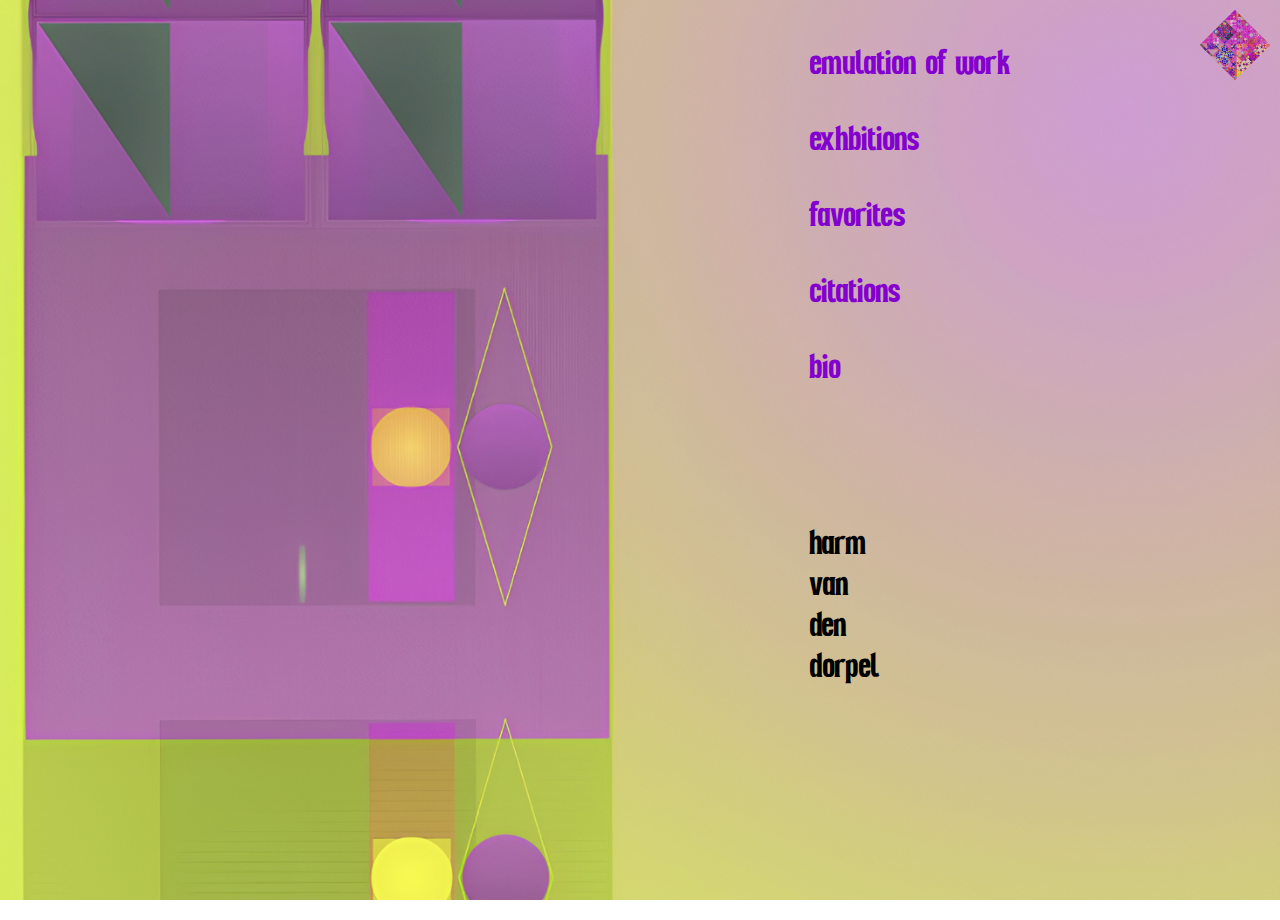
<file: index.html>
<!DOCTYPE html>
<html lang="en">
<head>
    <meta charset="UTF-8">
    <meta name="viewport" content="width=device-width, initial-scale=1.0">
    <title>harm van den dorpel</title>
    <link rel="stylesheet" href="styles.css">
    <style>
        body {
            font-family: Lischalte;
            font-size: 35px;
            padding: 10px;
            background-image: url(images/intro\ background.png);
            background-size: cover;
            background-position: center;
            background-attachment: fixed;
        }

        @font-face {
    font-family: 'Lischalte';
    src: url(fonts/Lischalte.ttf) format('truetype');
    font-weight: normal;
    font-style: normal;
}
        
        a {
            text-decoration: none;
            color: #8300cf;
            transition: all 0.3s ease;
        }

        a:hover {
            color: #b70092;
            transform: scale(1.15);
            font-weight: bold;
            text-decoration: underline;
        }
        .nav-image {
            position: fixed;
            top: 20px;
            right: 20px;
            width: 50px;
            height: 50px;
            cursor: pointer;
            z-index: 1000;
            transition: all 0.3s ease;
        }

        .nav-image:hover {
            transform: scale(1.1);
            opacity: 0.8;
        }

        .nav-image img {
            width: 100%;
            height: 100%;
            object-fit: cover;
            border-radius: 0px;
            transform: rotate(45deg);
        }
        @media (max-width: 430px) {
    body {
        padding: 0;
        display: flex;
        flex-direction: column;
        align-items: center;
        justify-content: space-between;
        background-size: cover;
        background-position: center;
        text-align: center;
        height: 100vh;
    }

    /* Navigation links block stacked at top center */
    .right-section {
        position: relative;
        padding: 40px 0 0 0;
        margin: 0;
        display: flex;
        flex-direction: column;
        align-items: center;
        justify-content: flex-start;
        font-size: 22px;
        line-height: 1.4;
    }

    .right-section p {
        margin: 6px 0;
    }

    /* Bottom name stays aligned bottom-right visually */
    .bottom-right-text {
        position: absolute;
        bottom: 30px;
        right: 30px;
        text-align: right;
    }

    .artist-name {
        font-size: 26px;
        line-height: 1.2;
        color: #8300cf;
    }

    /* Navigation image repositioned smaller in corner */
    .nav-image {
        position: absolute;
        top: 20px;
        right: 20px;
        width: 40px;
        height: 40px;
    }

    .nav-image img {
        transform: rotate(45deg);
    }

    /* Keep background image visible and centered */
    body::before {
        content: "";
        position: absolute;
        top: 0;
        left: 0;
        width: 100%;
        height: 50%;
        background-image: url(images/intro\ background.png);
        background-size: cover;
        background-position: center;
        opacity: 0.9;
        z-index: -1;
    }
}
    </style>
</head>
<body style="padding-left: 810px">
    <div class="right-section">
    <p><a href="emulation.html">emulation of work</a></p>
    <p><a href="exhibition.html">exhbitions</a></p>
    <p><a href="favorites.html">favorites</a></p>
    <p><a href="citations.html">citations</a></p>
    <p><a href="bio.html">bio</a></p>
    </div>
        <a href="index.html" class="nav-image">
        <img src="images/pink nav.webp">
    </a>
    <div class="bottom-right-text" style="padding-top: 100px;">
                <div class="artist-name">harm</div>
                <div class="artist-name">van</div>
                <div class="artist-name">den</div>
                <div class="artist-name">dorpel</div>
            </div>
</body>
</html>
</file>
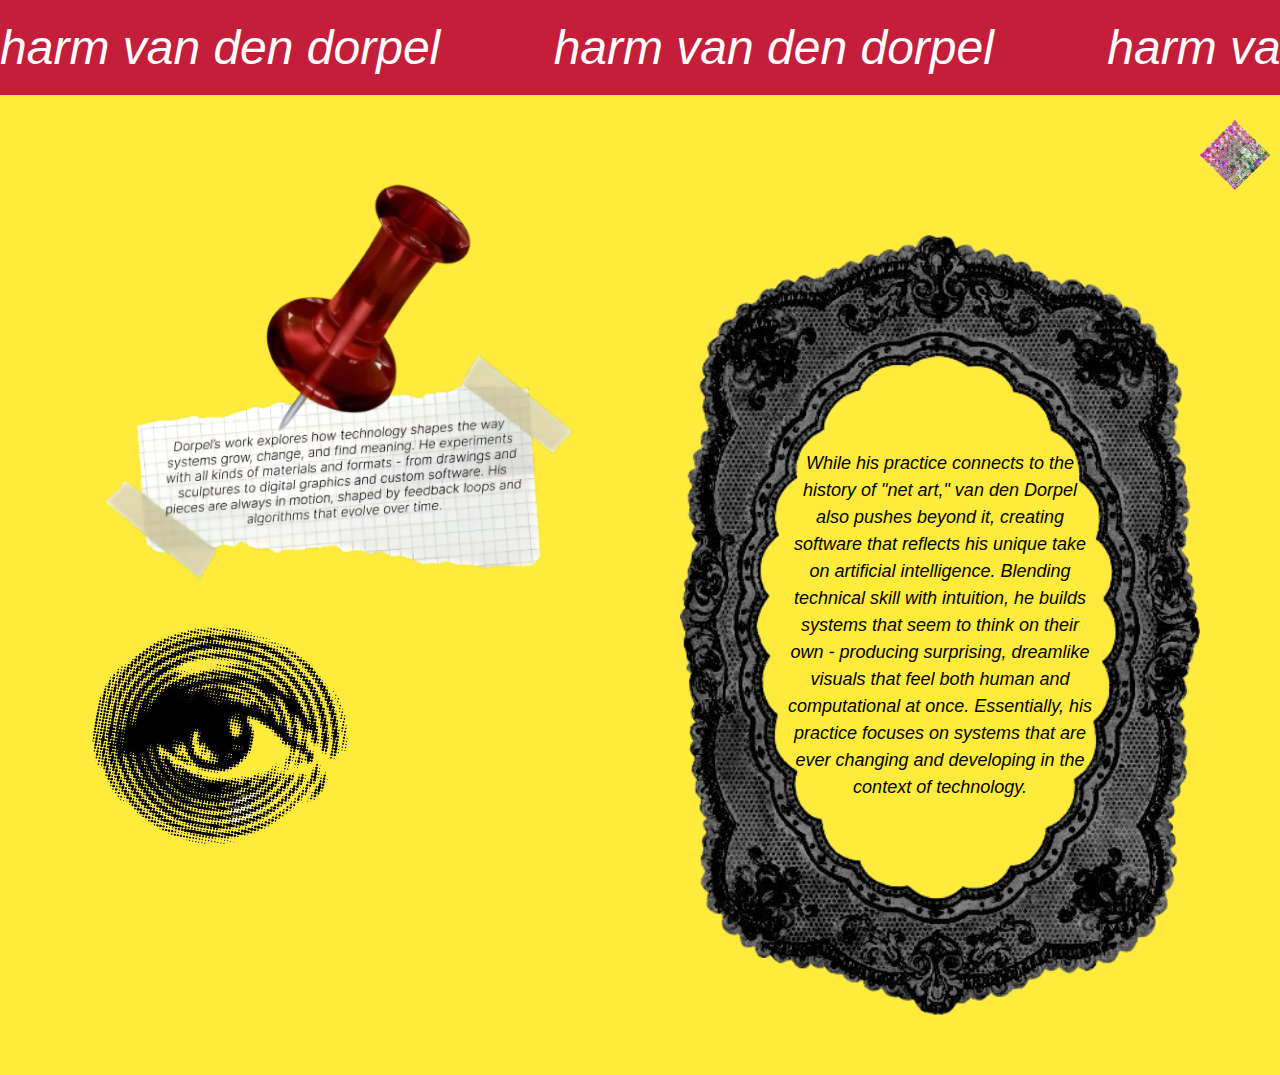
<file: bio 2.html>
<!DOCTYPE html>
<html lang="en">
<head>
    <meta charset="UTF-8">
    <meta name="viewport" content="width=device-width, initial-scale=1.0">
    <title>bio continued</title>
    <style>
        * {
            margin: 0;
            padding: 0;
            box-sizing: border-box;
        }

        body {
            background: #FFEB3B;
            font-family: Arial, sans-serif;
            overflow-x: hidden;
        }
 .nav-image {
            position: fixed;
            top: 130px;
            right: 20px;
            width: 50px;
            height: 50px;
            cursor: pointer;
            z-index: 1000;
            transition: all 0.3s ease;
        }
        
        .nav-image:hover {
            transform: scale(1.1);
            opacity: 0.8;
        }
        
        .nav-image img {
            width: 100%;
            height: 100%;
            object-fit: cover;
            border-radius: 0px;
            transform: rotate(45deg);
        }

        /* Animated scrolling banner */
        .banner {
            background: #C41E3A;
            color: white;
            font-size: 48px;
            font-style: italic;
            padding: 20px 0;
            white-space: nowrap;
            overflow: hidden;
            position: relative;
        }

        .banner-content {
            display: inline-block;
            animation: scroll 20s linear infinite;
        }

        @keyframes scroll {
            0% {
                transform: translateX(0);
            }
            100% {
                transform: translateX(-50%);
            }
        }

        .banner-text {
            display: inline-block;
            padding-right: 100px;
        }

        /* Main content area */
        .content {
            padding: 60px 80px;
            display: flex;
            gap: 80px;
            align-items: flex-start;
            min-height: calc(100vh - 120px);
        }

        /* Left side - TV/Monitor image with text */
        .left-section {
            flex: 1;
            position: relative;
            margin-top: 0%;
        }

        .tv-container {
            position: relative;
            width: 100%;
            top: 100%;
            max-width: 800px;
            max-height: 400px;
        }

        .tv-container img {
            width: 100%;
            height: auto;
            display: block;
        }

        .tv-text {
            position: absolute;
            top: 80%;
            left: 55%;
            transform: translate(-50%, -50%);
            width: 65%;
            text-align: center;
            font-size: 20px;
            font-family: 'Franklin Gothic Medium', 'Arial Narrow', Arial, sans-serif;
            line-height: 1.5;
            color: #000;
            font-style: italic;
            padding: 20px;
        }

        /* Right side - Frame and eye images */
        .right-section {
            flex: 1;
            display: flex;
            flex-direction: column;
            gap: 40px;
            padding-top: 80px;
        }

        .frame-container {
            position: relative;
            width: 100%;
            max-width: 600px;
        }

        .frame-container img {
            width: 100%;
            height: auto;
            display: block;
        }

        .frame-text {
            position: absolute;
            top: 50%;
            left: 50%;
            transform: translate(-50%, -50%);
            width: 70%;
            text-align: center;
            font-size: 18px;
            line-height: 1.5;
            color: #000;
            font-style: italic;
            font-family: 'Franklin Gothic Medium', 'Arial Narrow', Arial, sans-serif;
            padding: 30px;
        }

        .eye-container {
            width: 280px;
            align-self: center;
            margin-right: 80px;
            text-align: center;
        }

        .eye-container img {
            width: 100%;
            height: auto;
            display: block;
            right: 400%;
        }
        @media (max-width: 430px) {
    .content {
        flex-direction: column;
        align-items: center;
        justify-content: center;
        padding: 40px 20px;
        gap: 40px;
    }

    .left-section, 
    .right-section {
        width: 100%;
        max-width: 100%;
        display: flex;
        flex-direction: column;
        align-items: center;
        text-align: center;
    }

    .tv-container,
    .frame-container,
    .eye-container {
        max-width: 90%;
        margin: 0 auto;
    }

    .tv-text, 
    .frame-text {
        position: static;
        transform: none;
        width: 100%;
        padding: 15px;
        font-size: 16px;
    }

    .eye-container {
        margin-top: 20px;
        margin-right: 0;
        width: 180px;
    }

    .nav-image {
        position: fixed;
        top: 20px;
        right: 20px;
        width: 40px;
        height: 40px;
    }

    .banner {
        font-size: 28px;
        padding: 15px 0;
    }

    body {
        text-align: center;
    }
}
    </style>
</head>
<body>
    <!-- Animated scrolling banner -->
    <div class="banner">
        <div class="banner-content">
            <span class="banner-text">harm van den dorpel</span>
            <span class="banner-text">harm van den dorpel</span>
            <span class="banner-text">harm van den dorpel</span>
            <span class="banner-text">harm van den dorpel</span>
            <span class="banner-text">harm van den dorpel</span>
            <span class="banner-text">harm van den dorpel</span>
            <span class="banner-text">harm van den dorpel</span>
            <span class="banner-text">harm van den dorpel</span>
        </div>
    </div>

    <!-- Main content -->
    <div class="content">
        <!-- Left section with TV/Monitor -->
        <div class="left-section">
            <div class="tv-container">
                <img src="images/for bio 2.png">
                 <div class="eye-container">
                <img src="images/eye.png" alt="Eye Graphic">
            </div>
            </div>
        </div>

        <!-- Right section with frame and eye -->
        <div class="right-section">
            <div class="frame-container">
                <img src="images/black lace border.png" alt="Decorative Frame">
                <div class="frame-text">
                    While his practice connects to the history of "net art," van den Dorpel also pushes beyond it, creating software that reflects his unique take on artificial intelligence. Blending technical skill with intuition, he builds systems that seem to think on their own - producing surprising, dreamlike visuals that feel both human and computational at once. Essentially, his practice focuses on systems that are ever changing and developing in the context of technology.
                </div>
            </div>

        </div>
    </div>
     <a href="index.html" class="nav-image">
        <img src="images/multi nav.jpg" alt="Navigation">
    </a>
</body>
</html>
</file>
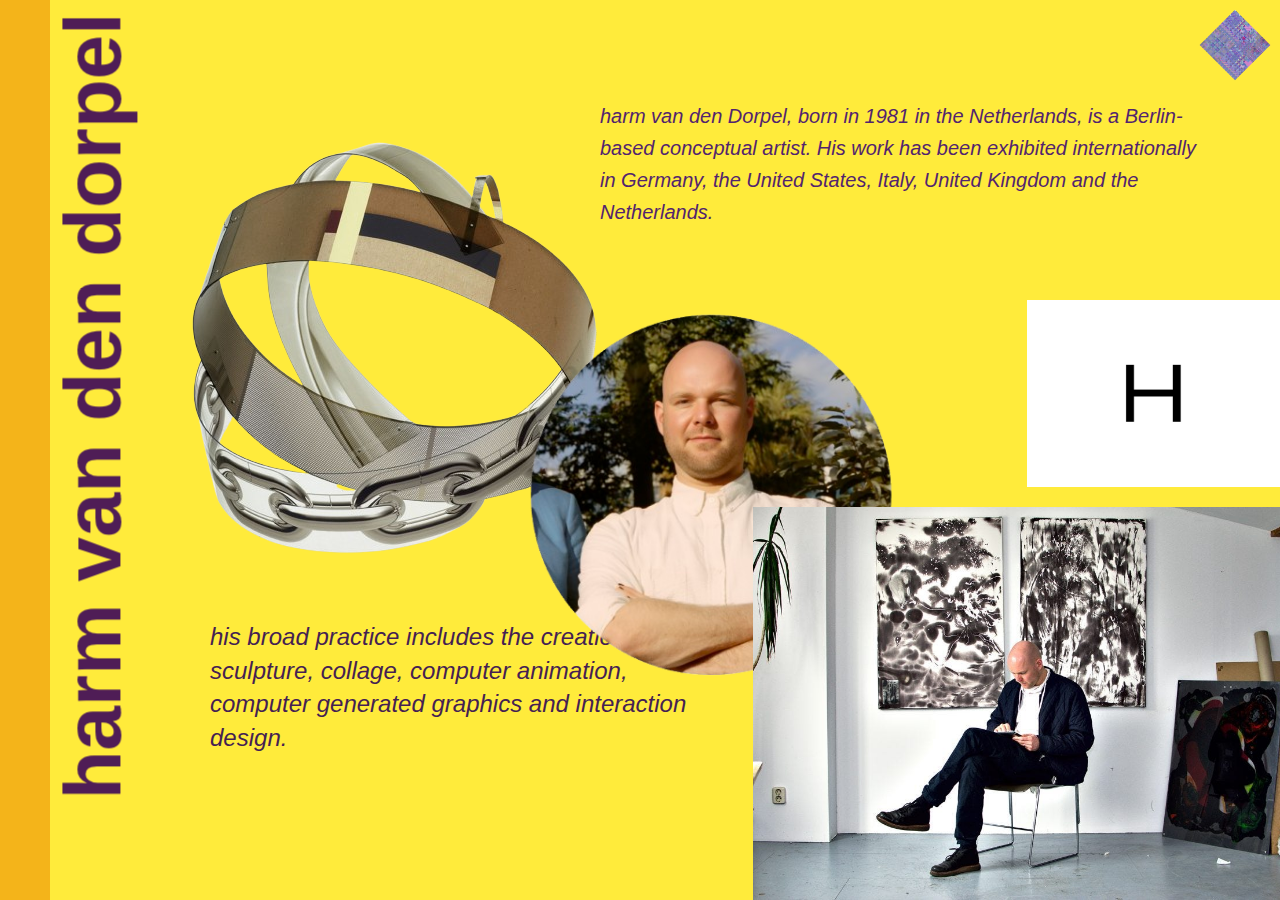
<file: bio.html>
<!DOCTYPE html>
<html lang="en">
<head>
    <meta charset="UTF-8">
    <meta name="viewport" content="width=device-width, initial-scale=1.0">
    <title>bio</title>
    <style>
        * {
            margin: 0;
            padding: 0;
            box-sizing: border-box;
        }

        body {
            background: linear-gradient(to right, #f4b41a 0%, #f4b41a 50px, #ffeb3b 50px, #ffeb3b 100%);
            font-family: Arial, sans-serif;
            min-height: 100vh;
            overflow-x: hidden;
        }

        .container {
            position: relative;
            min-height: 100vh;
            padding: 40px;
        }

        /* Rotated title on the left */
        .side-title {
            position: fixed;
            left: -300px;
            top: 40%;
            transform: rotate(-90deg);
            transform-origin: center;
            font-size: 80px;
            font-weight: bold;
            color: #4f1d56;
            white-space: nowrap;
            z-index: 10;
        }

        /* Top left image and text container */
        .top-left-section {
            position: absolute;
            top: 100px;
            left: 140px;
            width: 250px;
        }

        .top-left-image {
            width: 500px;
            height: auto;
            display: block;
            margin-bottom: 20px;
        }
           .top-left-image:hover {
            transform: scale(1.05);
            filter: drop-shadow(0 0 15px rgba(255, 255, 255, 0.8))
                    drop-shadow(0 0 25px rgba(255, 255, 255, 0.6));
        }

        .top-left-text {
            font-size: 24px;
            line-height: 1.4;
            color: #451f52;
            font-style: italic;
            width: 500px;
            margin-left: 70px;
        }

        .top-right-section {
            position: absolute;
            top: 100px;
            font-size: 50px;
            right: 80px;
            max-width: 600px;
            display: flex;
            align-items: flex-start;
            gap: 30px;
        }

        .top-right-text {
            font-size: 20px;
            line-height: 1.6;
            color: #52246e;
            font-style: italic;
            flex: 1;
        }


        /* Center and right image grid area */
        .image-grid {
            position: absolute;
            top: 300px;
            left: 50%;
            transform: translateX(-20%);
            width: 800px;
            height: 600px;
            display: grid;
            grid-template-columns: repeat(3, 1fr);
            grid-template-rows: repeat(3, 1fr);
            gap: 20px;
        }

        .image-container {
            position: relative;
            overflow: hidden;
        }

        .image-container img {
            width: 100%;
            height: 100%;
            object-fit: cover;
        }

        /* Specific positioning for layered effect */
        .image-large {
            grid-column: 1 / 3;
            grid-row: 1 / 3;
            z-index: 1;
        }

        .image-medium-1 {
            grid-column: 2 / 4;
            grid-row: 2 / 4;
            z-index: 2;
        }

        .image-small-1 {
            grid-column: 3 / 4;
            grid-row: 1 / 2;
            z-index: 3;
        }

        .image-small-2 {
            grid-column: 1 / 2;
            grid-row: 3 / 4;
            z-index: 3;
        }


        .placeholder {
            width: auto;
            height: auto;
            display: flex;
            align-items: center;
            justify-content: center;
            color: #999;
            font-size: 14px;
        }
          .nav-image {
            position: fixed;
            top: 20px;
            right: 20px;
            width: 50px;
            height: 50px;
            cursor: pointer;
            z-index: 1000;
            transition: all 0.3s ease;
        }

        .nav-image:hover {
            transform: scale(1.1);
            opacity: 0.8;
        }

        .nav-image img {
            width: 100%;
            height: 100%;
            object-fit: cover;
            border-radius: 0px;
            transform: rotate(45deg);
        }
        @media (max-width: 768px) {
            body {
                background: linear-gradient(to bottom, #f4b41a 0%, #f4b41a 60px, #ffeb3b 60px, #ffeb3b 100%);
            }

            .container {
                padding: 20px;
                display: flex;
                flex-direction: column;
                align-items: center;
            }

            /* Hide side title on mobile or reposition */
            .side-title {
                position: static;
                transform: none;
                font-size: 36px;
                text-align: center;
                margin-bottom: 30px;
                margin-top: 60px;
                left: 0;
                top: 0;
            }

            /* Stack top left section */
            .top-left-section {
                position: static;
                width: 100%;
                max-width: 400px;
                margin-bottom: 40px;
                display: flex;
                flex-direction: column;
                align-items: center;
            }

            .top-left-link {
                width: 100%;
                display: flex;
                justify-content: center;
            }

            .top-left-image {
                width: 100%;
                max-width: 350px;
                margin-bottom: 20px;
            }

            .top-left-text {
                font-size: 18px;
                width: 100%;
                margin-left: 0;
                text-align: center;
                padding: 0 20px;
            }

            /* Stack top right section */
            .top-right-section {
                position: static;
                width: 100%;
                max-width: 400px;
                margin-bottom: 40px;
                right: 0;
            }

            .top-right-text {
                font-size: 18px;
                text-align: center;
                padding: 0 20px;
            }

            /* Reorganize image grid for mobile */
            .image-grid {
                position: static;
                transform: none;
                width: 100%;
                max-width: 400px;
                height: auto;
                display: flex;
                flex-direction: column;
                gap: 20px;
                left: 0;
                top: 0;
                margin-bottom: 60px;
            }

            .image-container {
                width: 100%;
                height: 300px;
                grid-column: auto;
                grid-row: auto;
            }

            .image-large,
            .image-medium-1,
            .image-small-1,
            .image-small-2 {
                grid-column: auto;
                grid-row: auto;
            }

            .image-container:hover {
                transform: scale(1.05);
            }

            /* Adjust nav image for mobile */
            .nav-image {
                width: 40px;
                height: 40px;
                top: 15px;
                right: 15px;
            }
        }
    </style>
</head>
<body>
    <div class="container">
        <!-- Rotated side title -->
        <div class="side-title">harm van den dorpel</div>

        <!-- Top left section -->
        <div class="top-left-section">
           <a href="bio 2.html" class="top-left-link">
    <img src="images/chain circle.png" alt="Top Left" class="top-left-image">
            </a>
            <div class="top-left-text">
                his broad practice includes the creation of sculpture, collage, computer animation, computer generated graphics and interaction design.
            </div>
        </div>

        <!-- Top right section -->
        <div class="top-right-section">
            <div class="top-right-text">
                harm van den Dorpel, born in 1981 in the Netherlands, is a Berlin-based conceptual artist. His work has been exhibited internationally in Germany, the United States, Italy, United Kingdom and the Netherlands.
            </div>
        </div>

        <!-- Image grid for center/right images -->
        <div class="image-grid">
            <div class="image-container image-large">
                <img src="images/harm circle pic.png">
            </div>
            <div class="image-container image-medium-1">
                <img src="images/in the studio.jpg">
            </div>
            <div class="image-container image-small-1">
                <img src="images/h.png">
            </div>
        </div>

  <a href="index.html" class="nav-image">
        <img src="images/purple nav.jpg">
    </a>
</body>
</html>
</file>
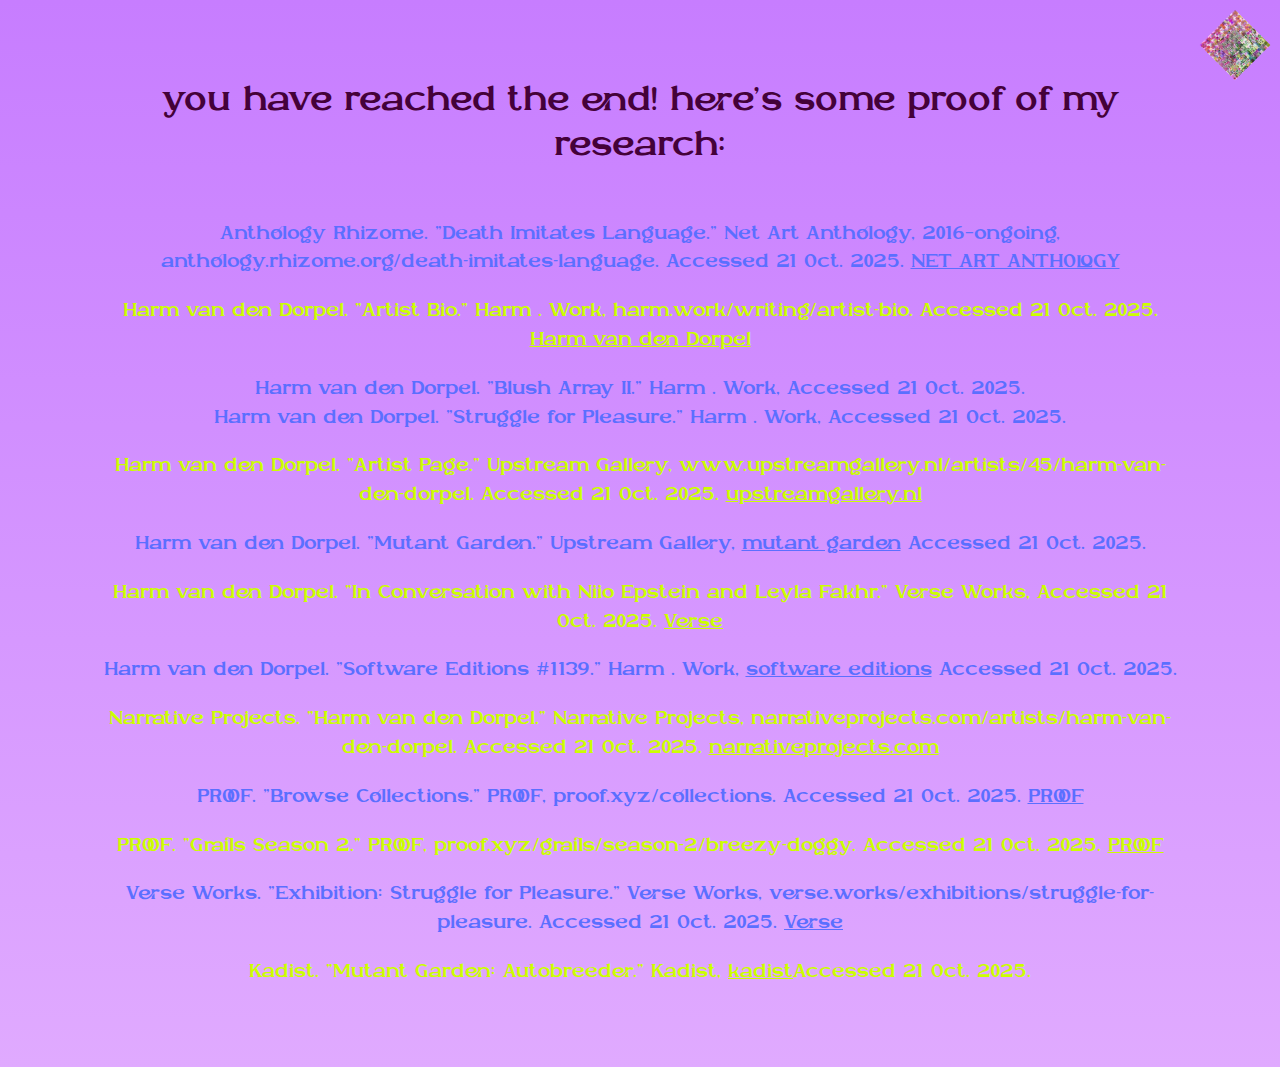
<file: citations.html>
<!DOCTYPE html>
<html lang="en">
<head>
    <meta charset="UTF-8">
    <meta name="viewport" content="width=device-width, initial-scale=1.0">
    <title>mla citations</title>
    <style>
        * {
            margin: 0;
            padding: 0;
            box-sizing: border-box;
        }

        body {
            background: linear-gradient(to bottom, #C77DFF 0%, #E0AAFF 100%);
            min-height: 100vh;
            font-family: Reilova;
            padding: 80px 100px;
            position: relative;
            display: flex;
            justify-content: center;
            align-items: center;
        }

        @font-face {
    font-family: 'Reilova';
    src: url(fonts/Reilova.ttf) format('truetype');
    font-weight: normal;
    font-style: normal;
}
          .nav-image {
            position: fixed;
            top: 20px;
            right: 20px;
            width: 50px;
            height: 50px;
            cursor: pointer;
            z-index: 1000;
            transition: all 0.3s ease;
        }
        
        .nav-image:hover {
            transform: scale(1.1);
            opacity: 0.8;
        }
        
        .nav-image img {
            width: 100%;
            height: 100%;
            object-fit: cover;
            border-radius: 0px;
            transform: rotate(45deg);
        }


        .decorative-element {
            position: absolute;
            top: 100px;
            right: 150px;
            width: 80px;
            height: 80px;
        }

        .decorative-element img {
            width: 100%;
            height: 100%;
            object-fit: contain;
            opacity: 0.9;
        }

        .content {
            max-width: 1200px;
            margin: 0 auto;
            text-align: center;
        }

        .title {
            font-size: 32px;
            font-weight: normal;
            color: #440139;
            margin-bottom: 50px;
            line-height: 1.4;
        }

        .citations {
            display: flex;
            flex-direction: column;
            gap: 20px;
        }

        .citation {
            font-size: 18px;
            line-height: 1.6;
            text-align: center;
            transition: all 0.2s ease;
            cursor: default;
        }

        .citation:hover {
            transform: scale(1.05);
            filter: drop-shadow(0 0 15px rgba(255, 255, 255, 0.8))
                    drop-shadow(0 0 25px rgba(255, 255, 255, 0.6));
        }

        .citation a {
            color: inherit;
            text-decoration: underline;
        }

        /* Alternating colors - blue and yellow/green */
        .citation:nth-child(odd) {
            color: #5B6FFF;
        }

        .citation:nth-child(even) {
            color: #CCFF00;
        }
    </style>
</head>
<body>
    <div class="content">
        <h1 class="title" style="font-family: Reilova;">you have reached the end! here's some proof of my research:</h1>

        <div class="citations">
            <p class="citation">Anthology Rhizome. "Death Imitates Language." Net Art Anthology, 2016–ongoing, anthology.rhizome.org/death-imitates-language. Accessed 21 Oct. 2025. <a href="https://anthology.rhizome.org/death-imitates-language?utm_source=chatgpt.com">NET ART ANTHOLOGY</a></p>

            <p class="citation">Harm van den Dorpel. "Artist Bio." Harm . Work, harm.work/writing/artist-bio. Accessed 21 Oct. 2025. <a href="https://harm.work/writing/artist-bio">Harm van den Dorpel</a></p>

            <p class="citation">Harm van den Dorpel. "Blush Array II." Harm . Work, <a href="https://harm.work/nft/struggle-for-pleasure/1191407332."></a> Accessed 21 Oct. 2025.<br>
            Harm van den Dorpel. "Struggle for Pleasure." Harm . Work, Accessed 21 Oct. 2025.</p>

            <p class="citation">Harm van den Dorpel. "Artist Page." Upstream Gallery, www.upstreamgallery.nl/artists/45/harm-van-den-dorpel. Accessed 21 Oct. 2025. <a href="https://www.upstreamgallery.nl/artists/45/harm-van-den-dorpel">upstreamgallery.nl</a></p>

            <p class="citation">Harm van den Dorpel. "Mutant Garden." Upstream Gallery, <a href="https://www.upstreamgallery.nl/exhibitions/198/mutant-garden">mutant garden</a> Accessed 21 Oct. 2025.</p>

            <p class="citation">Harm van den Dorpel. "In Conversation with Niio Epstein and Leyla Fakhr." Verse Works, Accessed 21 Oct. 2025. <a href="https://verse.works/journal/twitter-spaces-harm-van-den-dorpel-in-conversation-with-nico-epstein-and-leyla-fakhr?utm_source=chatgpt.com">Verse</a></p>

            <p class="citation">Harm van den Dorpel. "Software Editions #1139." Harm . Work, <a href="https://www.upstreamgallery.nl/exhibitions/264/quantizer">software editions</a> Accessed 21 Oct. 2025.</p>

            <p class="citation">Narrative Projects. "Harm van den Dorpel." Narrative Projects, narrativeprojects.com/artists/harm-van-den-dorpel. Accessed 21 Oct. 2025. <a href="https://narrativeprojects.com/artists/harm-van-den-dorpel/?utm_source=chatgpt.com">narrativeprojects.com</a></p>

            <p class="citation">PROOF. "Browse Collections." PROOF, proof.xyz/collections. Accessed 21 Oct. 2025. <a href="https://www.proof.xyz/collections">PROOF</a></p>

            <p class="citation">PROOF. "Grails Season 2." PROOF, proof.xyz/grails/season-2/breezy-doggy. Accessed 21 Oct. 2025. <a href="https://www.proof.xyz/grails/season-2?utm_source=chatgpt.com">PROOF</a></p>

            <p class="citation">Verse Works. "Exhibition: Struggle for Pleasure." Verse Works, verse.works/exhibitions/struggle-for-pleasure. Accessed 21 Oct. 2025. <a href="https://verse.works/exhibitions/struggle-for-pleasure?utm_source=chatgpt.com">Verse</a></p>

            <p class="citation">Kadist. "Mutant Garden: Autobreeder." Kadist, <a href="https://kadist.org/work/mutant-garden-autobreeder/">kadist</a>Accessed 21 Oct. 2025.</p>
        </div>
    </div>
     <a href="index.html" class="nav-image">
        <img src="images/multi nav.jpg" alt="Navigation">
    </a>
</body>
</html>
</file>
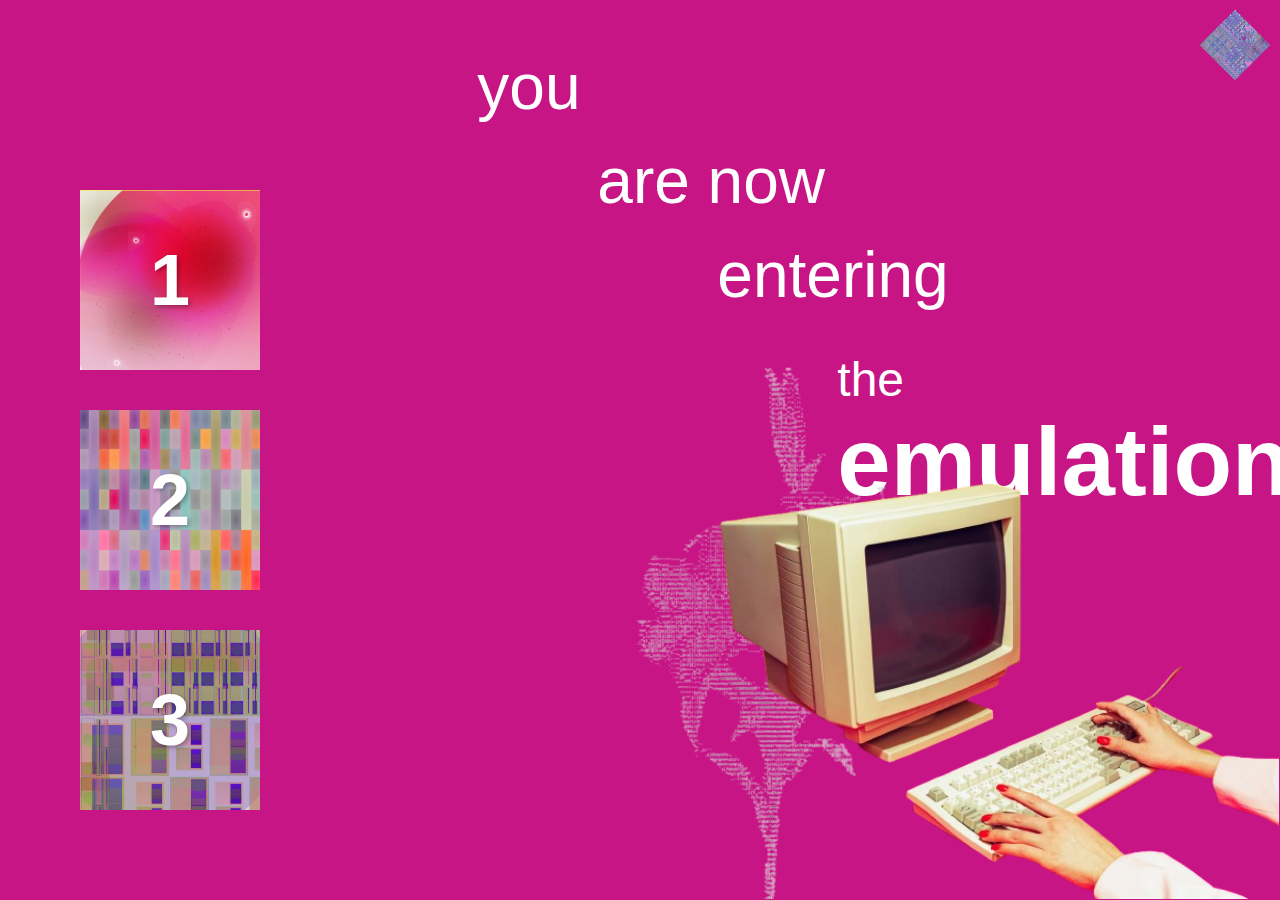
<file: emulation page 2.html>
<!DOCTYPE html>
<html lang="en">
<head>
    <meta charset="UTF-8">
    <meta name="viewport" content="width=device-width, initial-scale=1.0">
    <title>enter the emulation</title>
    <style>
        * {
            margin: 0;
            padding: 0;
            box-sizing: border-box;
        }

        body {
            background-color: #C71585;
            font-family: Arial, sans-serif;
            min-height: 100vh;
            overflow-x: hidden;
            position: relative;
        }

        /* Top right decorative image */
        .top-right-image {
            position: absolute;
            top: 40px;
            right: 80px;
            width: 120px;
            height: 120px;
            transform: rotate(15deg);
        }

        .top-right-image img {
            width: 100%;
            height: 100%;
            object-fit: cover;
        }

        /* Left side numbered boxes */
        .numbered-boxes {
            position: absolute;
            left: 80px;
            top: 40px;
            display: flex;
            flex-direction: column;
            gap: 40px;
        }

        .box {
            width: 180px;
            height: 180px;
            position: relative;
            cursor: pointer;
            transition: transform 0.3s ease;
        }

        .box:hover {
            transform: scale(1.05);
        }

        .box img {
            width: 100%;
            height: 100%;
            object-fit: cover;
        }

        .box-number {
            position: absolute;
            top: 50%;
            left: 50%;
            transform: translate(-50%, -50%);
            font-size: 72px;
            color: white;
            font-weight: bold;
            text-shadow: 2px 2px 4px rgba(0, 0, 0, 0.3);
        }

        /* Center text content */
        .text-container {
            position: absolute;
            top: 50px;
            left: 50%;
            transform: translateX(-20%);
            text-align: left;
        }

        .text-you {
            font-size: 64px;
            color: white;
            font-weight: 300;
            margin-bottom: 20px;
        }

        .text-are-now {
            font-size: 64px;
            color: white;
            font-weight: 300;
            margin-bottom: 20px;
            margin-left: 120px;
        }

        .text-entering {
            font-size: 64px;
            color: white;
            font-weight: 300;
            margin-bottom: 20px;
            margin-left: 240px;
        }

        .text-the {
            font-size: 48px;
            color: white;
            font-weight: 300;
            display: inline;
            margin-right: 20px;
        }

        .text-emulation {
            font-size: 96px;
            color: white;
            font-weight: bold;
            display: inline;
        }

        .emulation-line {
            margin-left: 360px;
            margin-top: 40px;
        }

        /* Bottom left image (hands on keyboard) */
        .bottom-left-image {
            position: absolute;
            bottom: -50px;
            right: 0;
            width: 600px;
            height: auto;
        }

        .bottom-left-image img {
            width: 100%;
            height: auto;
            display: block;
        }

        .overlay-image {
            position: absolute;
            bottom: 1px;
            left: 55%;
            transform: translateX(-30%);
            width: 400px;
            height: auto;
            opacity: 0.7;
            z-index: 1;
        }

        .overlay-image img {
            width: 100%;
            height: auto;
            display: block;
        }

  
        .computer-image {
            position: absolute;
            bottom: 1px;
            right: 1px;
            width: 600px;
            height: auto;
            z-index: 2;
        }

        .computer-image img {
            width: 100%;
            height: auto;
            display: block;
        }
        .nav-image {
            position: fixed;
            top: 20px;
            right: 20px;
            width: 50px;
            height: 50px;
            cursor: pointer;
            z-index: 1000;
            transition: all 0.3s ease;
        }

        .nav-image:hover {
            transform: scale(1.1);
            opacity: 0.8;
        }

        .nav-image img {
            width: 100%;
            height: 100%;
            object-fit: cover;
            border-radius: 0px;
            transform: rotate(45deg);
        }
        /* Mobile responsiveness */
        @media (max-width: 768px) {
            .numbered-boxes {
                left: 20px;
                top: 20px;
                gap: 20px;
            }

            .box {
                width: 100px;
                height: 100px;
            }

            .box-number {
                font-size: 48px;
            }

            .text-container {
                left: 50%;
                transform: translateX(-50%);
                text-align: center;
                padding: 0 20px;
            }

            .text-you,
            .text-are-now,
            .text-entering {
                font-size: 36px;
                margin-left: 0;
            }

            .text-the {
                font-size: 28px;
            }

            .text-emulation {
                font-size: 48px;
            }

            .emulation-line {
                margin-left: 0;
            }

            .top-right-image {
                width: 80px;
                height: 80px;
                right: 20px;
            }

            .bottom-left-image {
                width: 300px;
            }

            .computer-image {
                width: 250px;
                right: 50px;
            }

            .overlay-image {
                width: 200px;
            }
        }
    </style>
</head>
<body>
   
    <!-- Left side numbered boxes -->
    <div class="numbered-boxes" style="padding-top: 150px;">
    <div class="box">
        <a href="https://harm.work/medium/sculptures">
            <img src="images/pink box.png" alt="Pink Box">
            <div class="box-number">1</div>
        </a>
    </div>
    <div class="box">
        <a href="https://harm.work/medium/websites">
            <img src="images/multi box.png" alt="Multi Box">
            <div class="box-number">2</div>
        </a>
    </div>
    <div class="box">
        <a href="https://harm.work/nft">
            <img src="images/blue purp box.png" alt="Blue Purple Box">
            <div class="box-number">3</div>
        </a>
    </div>
</div>

    <!-- Center text content -->
    <div class="text-container">
        <div class="text-you">you</div>
        <div class="text-are-now">are now</div>
        <div class="text-entering">entering</div>
        <div class="emulation-line">
            <span class="text-the">the</span>
            <span class="text-emulation">emulation</span>
        </div>
    </div>

    <!-- Transparent overlapping figure -->
    <div class="overlay-image">
        <img src="images/lace flower.png">
    </div>

    <!-- Computer/monitor image -->
    <div class="computer-image">
        <img src="images/computer.png">
    </div>
    <a href="index.html" class="nav-image">
        <img src="images/purple nav.jpg">
    </a>
</body>
</html>
</file>
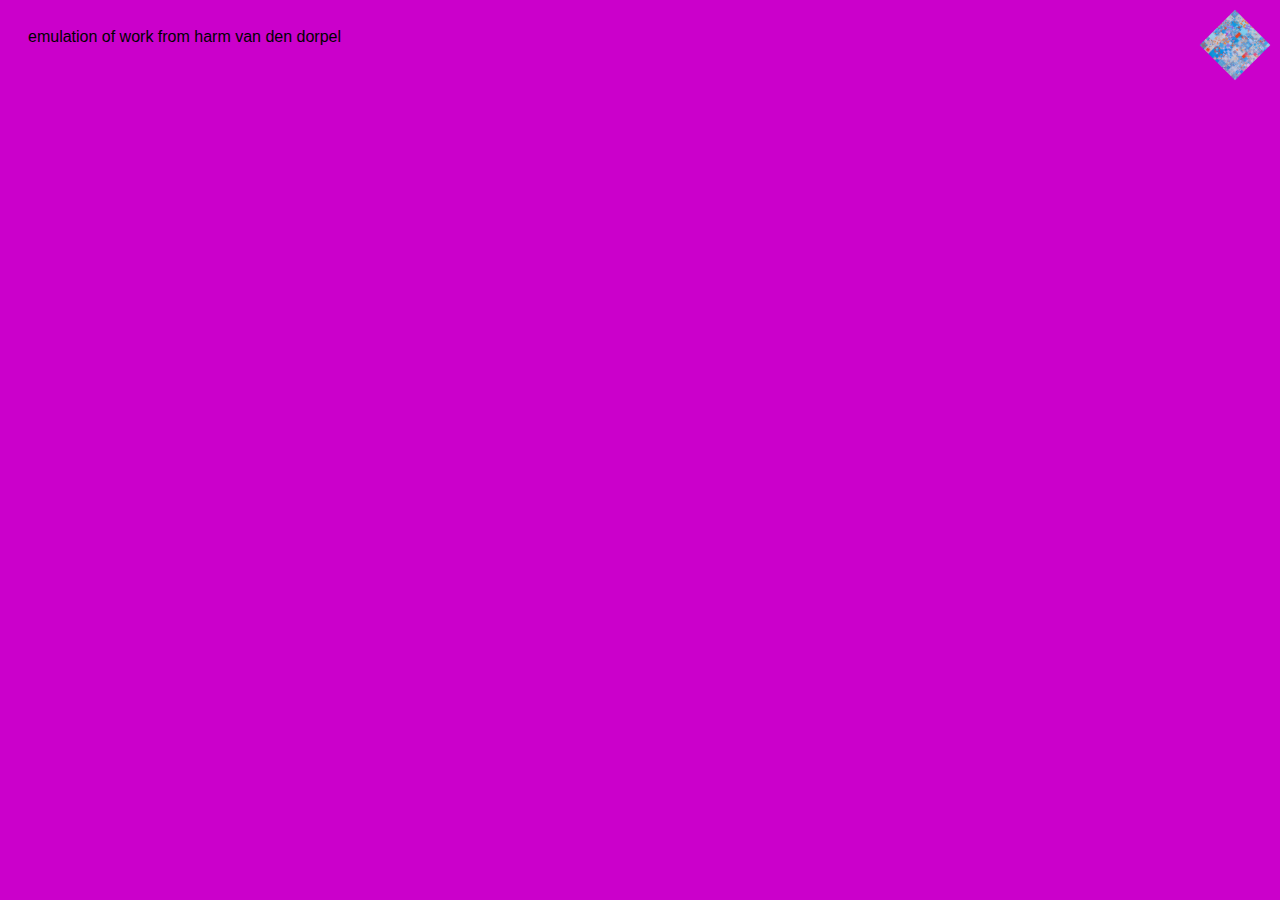
<file: emulation.html>
<html lang="en">
<head>
    <meta charset="UTF-8">
    <meta name="viewport" content="width=device-width, initial-scale=1.0">
    <title>emulation of work</title>
    <style>
         body {
            font-family: Arial, sans-serif;
            padding: 20px;
            background-color: rgb(203, 0, 203);
        }
        .nav-image {
            position: fixed;
            top: 20px;
            right: 20px;
            width: 50px;
            height: 50px;
            cursor: pointer;
            z-index: 1000;
            transition: all 0.3s ease;
        }

        .nav-image:hover {
            transform: scale(1.1);
            opacity: 0.8;
        }

        .nav-image img {
            width: 100%;
            height: 100%;
            object-fit: cover;
            border-radius: 0px;
            transform: rotate(45deg);
        }
     </style>
</head>
<body>
    <p>emulation of work from harm van den dorpel</p>
     <a href="index.html" class="nav-image">
        <img src="images/blue nav.png">
    </a>
</body>
</html>
</file>
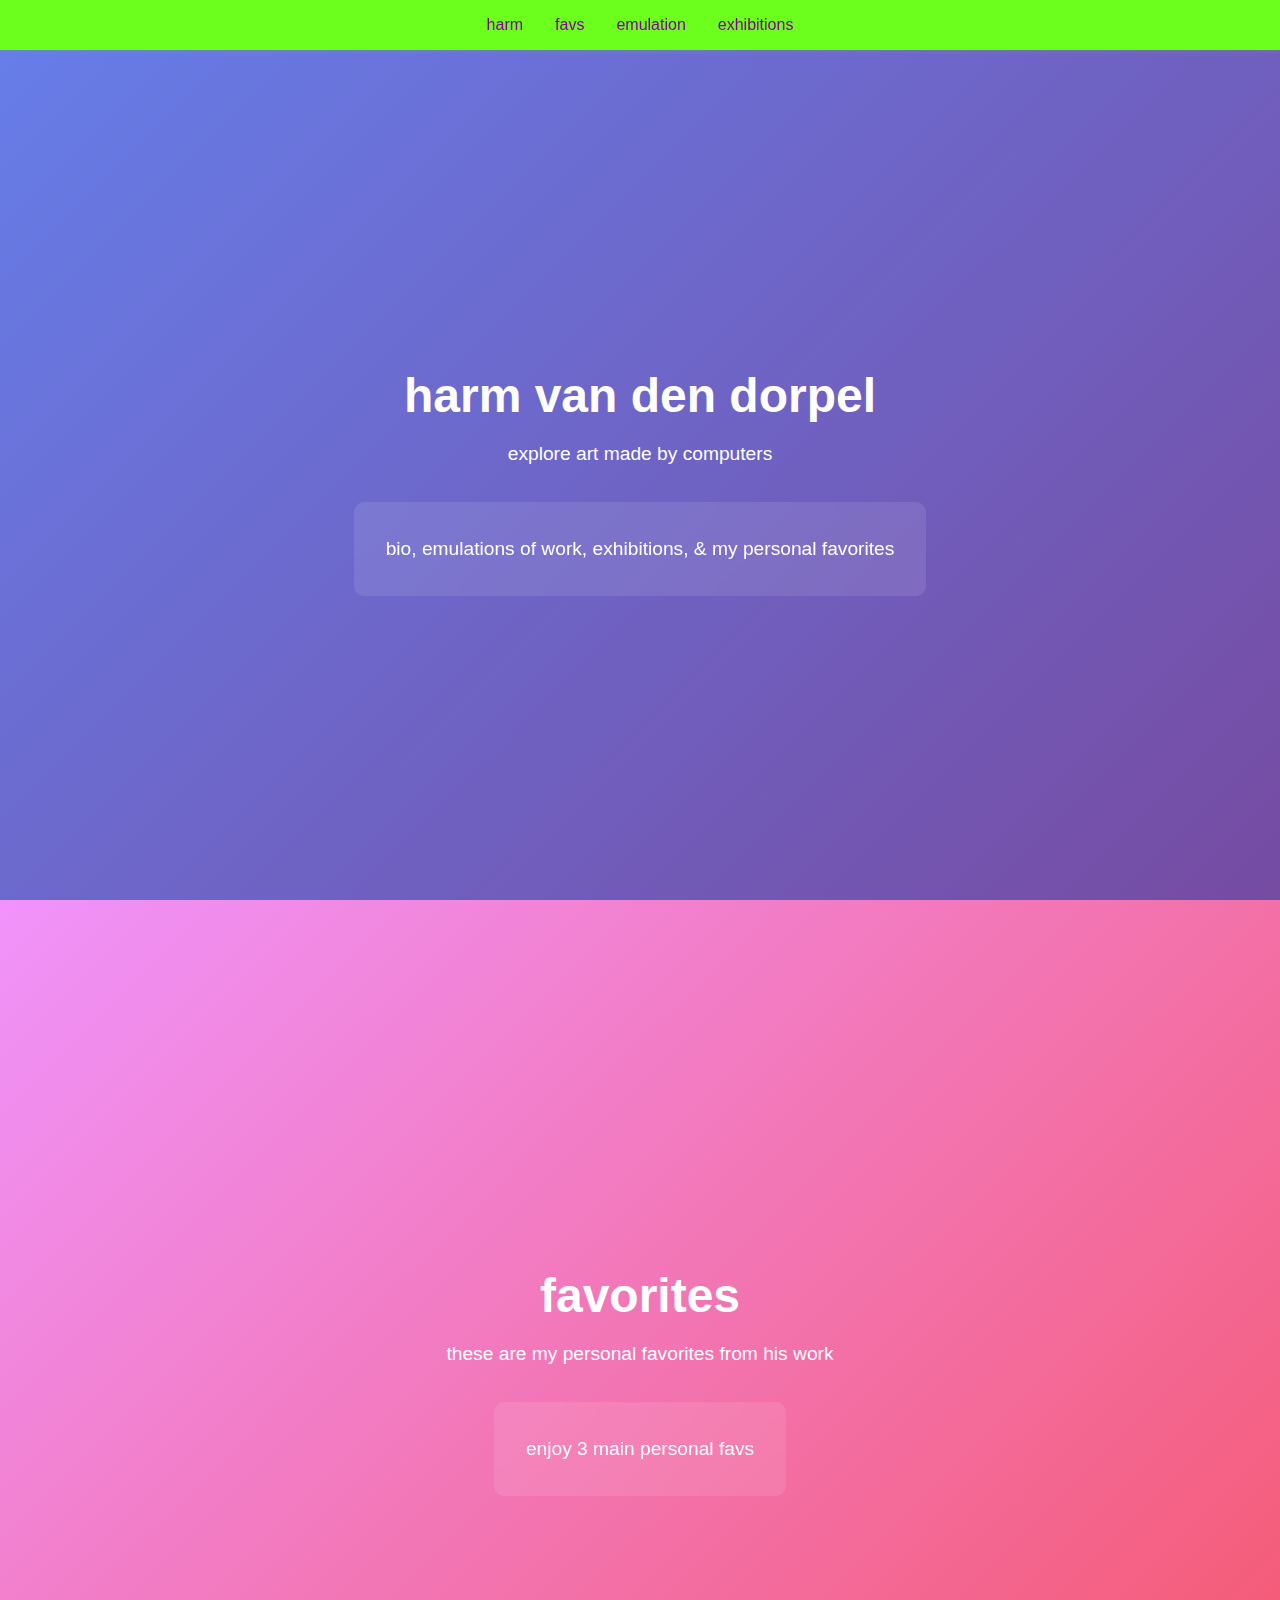
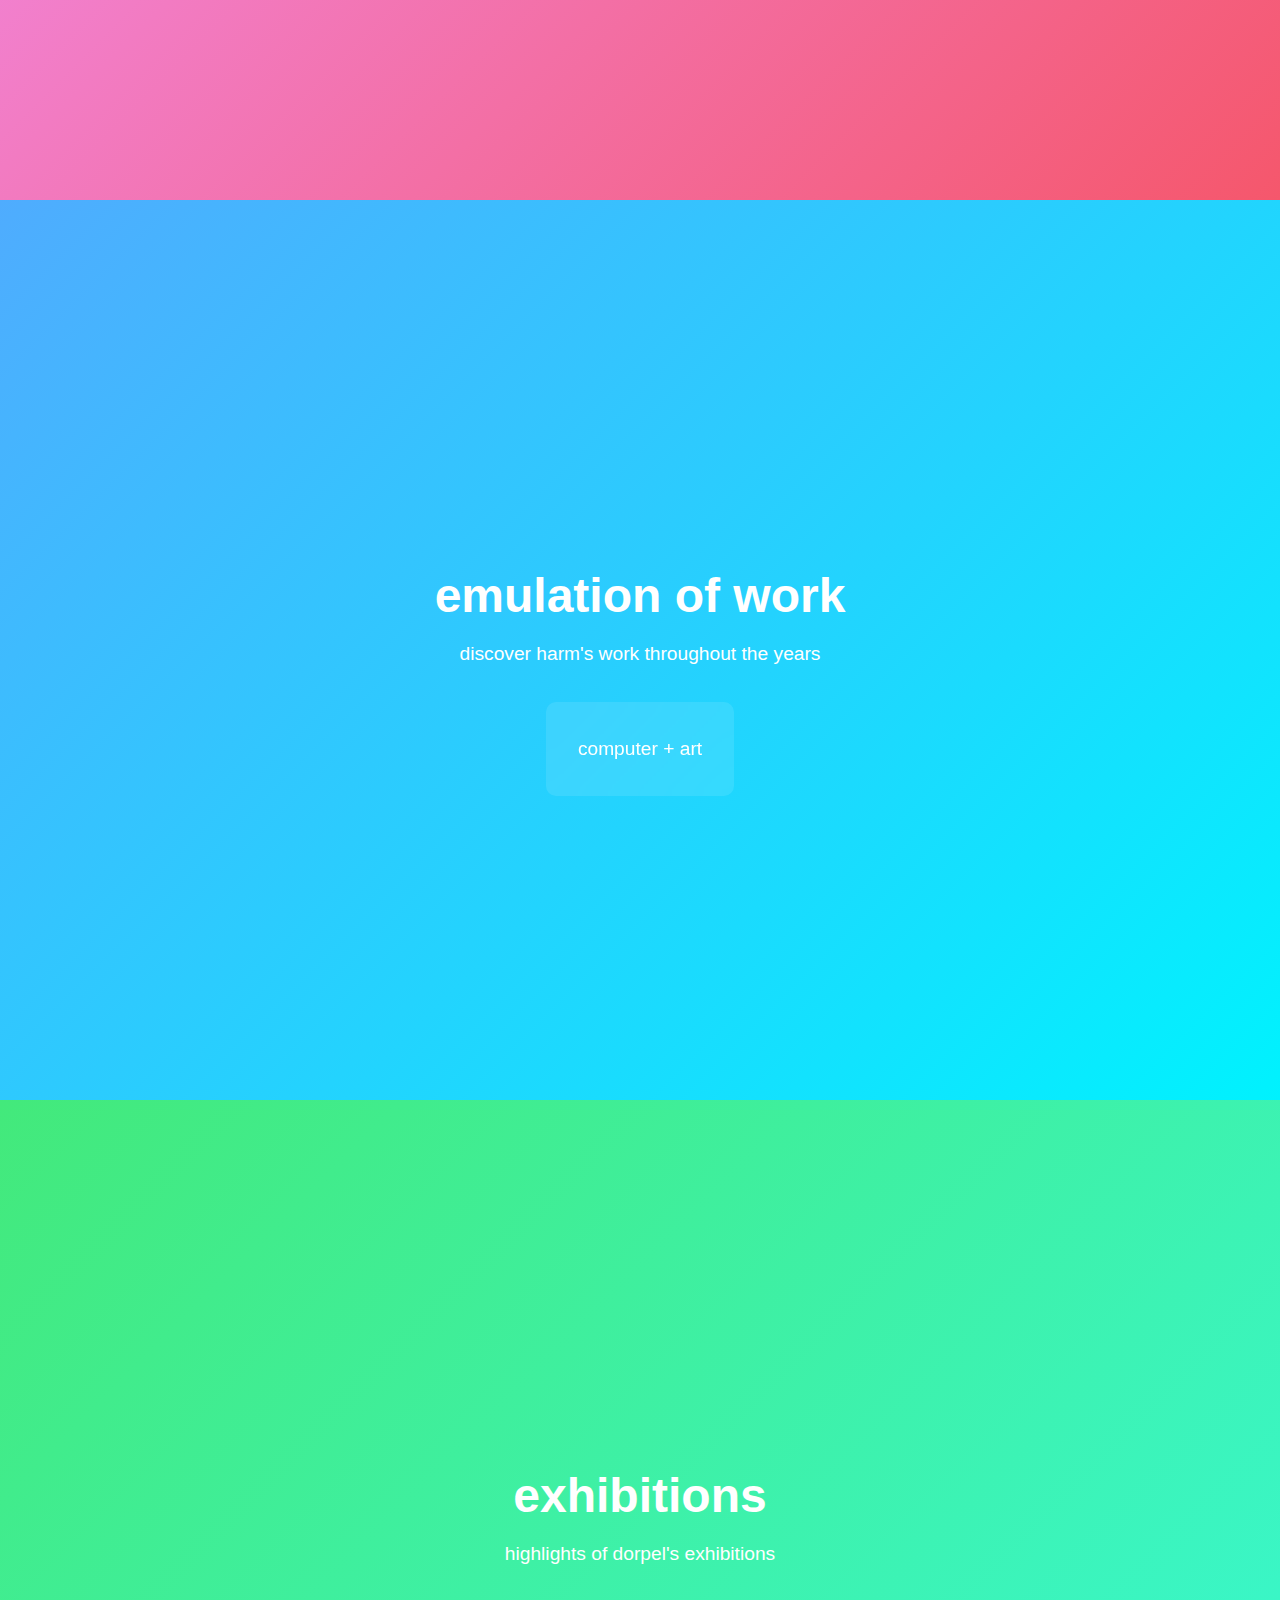
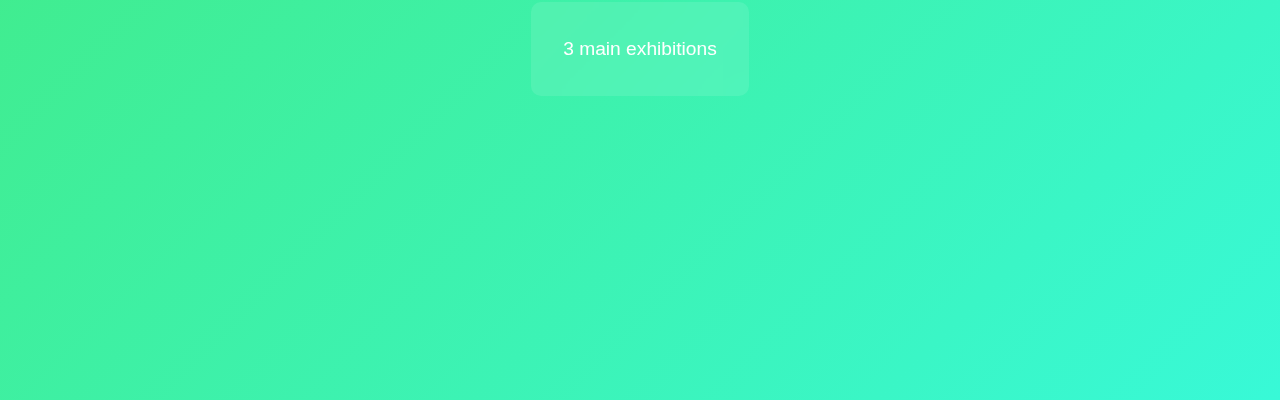
<file: experiment.html>
<!DOCTYPE html>
<html lang="en">
<head>
    <meta charset="UTF-8">
    <meta name="viewport" content="width=device-width, initial-scale=1.0">
    <title>Scrolling Website</title>
    <style>
        * {
            margin: 0;
            padding: 0;
            box-sizing: border-box;
        }

        body {
            font-family: 'Segoe UI', Tahoma, Geneva, Verdana, sans-serif;
            scroll-behavior: smooth;
        }

        /* Navigation Bar */
        nav {
            position: fixed;
            top: 0;
            width: 100%;
            background-color: #6cff1e;
            padding: 1rem 2rem;
            z-index: 1000;
            box-shadow: 0 2px 5px rgba(124, 255, 9, 0.1);
        }

        nav ul {
            list-style: none;
            display: flex;
            justify-content: center;
            gap: 2rem;
        }

        nav a {
            color: rgb(133, 0, 153);
            text-decoration: none;
            font-weight: 500;
            transition: color 0.3s;
        }

        nav a:hover {
            color: #4CAF50;
        }

        /* Sections */
        section {
            min-height: 100vh;
            padding: 6rem 2rem 2rem;
            display: flex;
            align-items: center;
            justify-content: center;
            flex-direction: column;
        }

        #home {
            background: linear-gradient(135deg, #667eea 0%, #764ba2 100%);
            color: white;
        }

        #about {
            background: linear-gradient(135deg, #f093fb 0%, #f5576c 100%);
            color: white;
        }

        #services {
            background: linear-gradient(135deg, #4facfe 0%, #00f2fe 100%);
            color: white;
        }

        #contact {
            background: linear-gradient(135deg, #43e97b 0%, #38f9d7 100%);
            color: white;
        }

        h1 {
            font-size: 3rem;
            margin-bottom: 1rem;
        }

        p {
            font-size: 1.2rem;
            max-width: 600px;
            text-align: center;
            line-height: 1.6;
        }

        /* Scroll to Top Button */
        #scrollTop {
            position: fixed;
            bottom: 30px;
            right: 30px;
            background-color: #333;
            color: white;
            border: none;
            border-radius: 50%;
            width: 50px;
            height: 50px;
            font-size: 1.5rem;
            cursor: pointer;
            display: none;
            transition: background-color 0.3s, transform 0.3s;
            z-index: 999;
        }

        #scrollTop:hover {
            background-color: #4CAF50;
            transform: scale(1.1);
        }

        #scrollTop.show {
            display: block;
        }

        /* Content Cards */
        .card {
            background: rgba(255, 255, 255, 0.1);
            padding: 2rem;
            border-radius: 10px;
            margin-top: 2rem;
            backdrop-filter: blur(10px);
        }
    </style>
</head>
<body>
    <!-- Navigation -->
    <nav>
        <ul>
            <li><a href="#home">harm</a></li>
            <li><a href="#about">favs</a></li>
            <li><a href="#services">emulation</a></li>
            <li><a href="#contact">exhibitions</a></li>
        </ul>
    </nav>

    <!-- Sections -->
    <section id="home">
        <h1>harm van den dorpel</h1>
        <p>explore art made by computers</p>
        <div class="card">
            <p>bio, emulations of work, exhibitions, & my personal favorites</p>
        </div>
    </section>

    <section id="about">
        <h1>favorites</h1>
        <p>these are my personal favorites from his work</p>
        <div class="card">
            <p>enjoy 3 main personal favs</p>
        </div>
    </section>

    <section id="services">
        <h1>emulation of work</h1>
        <p>discover harm's work throughout the years</p>
        <div class="card">
            <p>computer + art</p>
        </div>
    </section>

    <section id="contact">
        <h1>exhibitions</h1>
        <p>highlights of dorpel's exhibitions</p>
        <div class="card">
            <p>3 main exhibitions</p>
        </div>
    </section>


    <!-- Scroll to Top Button -->
    <button id="scrollTop" title="Go to top">↑</button>

    <script>
        // Scroll to Top Button Functionality
        const scrollBtn = document.getElementById('scrollTop');

        window.addEventListener('scroll', () => {
            if (window.pageYOffset > 300) {
                scrollBtn.classList.add('show');
            } else {
                scrollBtn.classList.remove('show');
            }
        });

        scrollBtn.addEventListener('click', () => {
            window.scrollTo({
                top: 0,
                behavior: 'smooth'
            });
        });

        // Optional: Add active state to navigation links
        const sections = document.querySelectorAll('section');
        const navLinks = document.querySelectorAll('nav a');

        window.addEventListener('scroll', () => {
            let current = '';
            sections.forEach(section => {
                const sectionTop = section.offsetTop;
                const sectionHeight = section.clientHeight;
                if (pageYOffset >= sectionTop - 100) {
                    current = section.getAttribute('id');
                }
            });

            navLinks.forEach(link => {
                link.style.color = '';
                if (link.getAttribute('href').slice(1) === current) {
                    link.style.color = '#4CAF50';
                }
            });
        });
    </script>
</body>
</html>
</file>
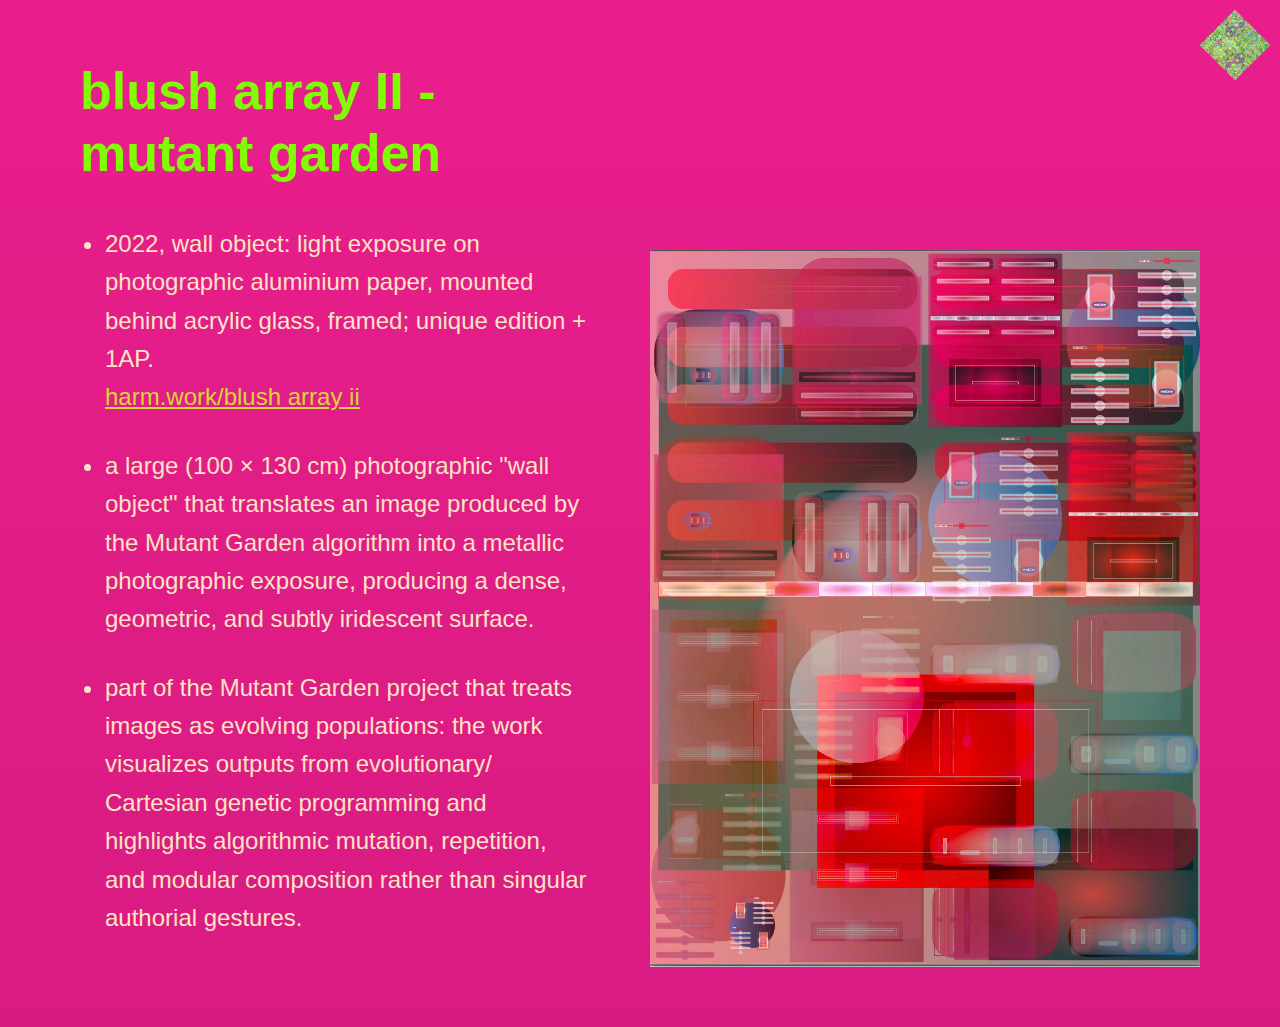
<file: fav 1.html>
<!DOCTYPE html>
<html lang="en">
<head>
    <meta charset="UTF-8">
    <meta name="viewport" content="width=device-width, initial-scale=1.0">
    <title>Blush Array II - Mutant Garden</title>
    <style>
        * {
            margin: 0;
            padding: 0;
            box-sizing: border-box;
        }

        body {
            background: linear-gradient(to bottom, #E91E8C 0%, #D81B82 100%);
            min-height: 100vh;
            font-family: Arial, sans-serif;
            padding: 60px 80px;
            position: relative;
            display: flex;
            justify-content: center;
            align-items: center;
        }
         .nav-image {
            position: fixed;
            top: 20px;
            right: 20px;
            width: 50px;
            height: 50px;
            cursor: pointer;
            z-index: 1000;
            transition: all 0.3s ease;
        }
        
        .nav-image:hover {
            transform: scale(1.1);
            opacity: 0.8;
        }
        
        .nav-image img {
            width: 100%;
            height: 100%;
            object-fit: cover;
            border-radius: 0px;
            transform: rotate(45deg);
        }

        .decorative-element {
            position: absolute;
            top: 100px;
            right: 120px;
            width: 80px;
            height: 80px;
        }

        .decorative-element img {
            width: 100%;
            height: 100%;
            object-fit: contain;
            opacity: 0.9;
        }

        .content-container {
            display: flex;
            justify-content: space-between;
            align-items: flex-start;
            gap: 60px;
            max-width: 1600px;
            margin: 0 auto;
        }

        .text-section {
            flex: 1;
            max-width: 650px;
        }

        .title {
            font-size: 52px;
            font-weight: bold;
            color: #7FFF00;
            margin-bottom: 40px;
            line-height: 1.2;
        }

        .description {
            list-style-type: disc;
            padding-left: 25px;
            color: #fbe4c1;
        }

        .description li {
            font-size: 24px;
            line-height: 1.6;
            margin-bottom: 30px;
        }

        .description a {
            color: #d5d834;
            text-decoration: underline;
        }

        .image-section {
            flex: 0 0 auto;
            align-self: flex-end;
        }

        .image-link {
            display: block;
            transition: all 0.4s ease;
        }

        .image-link img {
            width: 550px;
            height: auto;
            display: block;
            transition: all 0.4s ease;
        }

        .image-link:hover {
            transform: scale(1.15);
        }

        .image-link:hover img {
            filter: drop-shadow(0 0 40px rgba(255, 255, 255, 0.9))
                    drop-shadow(0 0 80px rgba(255, 255, 255, 0.7))
                    drop-shadow(0 0 120px rgba(255, 255, 255, 0.5));
        }
         @media (max-width: 768px) {
            body {
                padding: 40px 20px;
                align-items: flex-start;
            }

            .content-container {
                flex-direction: column;
                align-items: center;
                gap: 40px;
            }

            .text-section {
                max-width: 100%;
                text-align: left;
            }

            .title {
                font-size: 36px;
                margin-bottom: 30px;
            }

            .description li {
                font-size: 18px;
                margin-bottom: 20px;
            }

            .image-section {
                align-self: center;
                width: 100%;
                display: flex;
                justify-content: center;
            }

            .image-link img {
                width: 100%;
                max-width: 400px;
            }

            .decorative-element {
                display: none;
            }

            .nav-image {
                width: 40px;
                height: 40px;
                top: 15px;
                right: 15px;
            }
        }
    </style>
</head>
<body>

    <div class="content-container">
        <div class="text-section">
            <h1 class="title">blush array II - mutant garden</h1>
            
            <ul class="description">
                <li>2022, wall object: light exposure on photographic aluminium paper, mounted behind acrylic glass, framed; unique edition + 1AP.<br>
                <a href="https://harm.work/blush-array-ii">harm.work/blush array ii</a></li>
                
                <li>a large (100 × 130 cm) photographic "wall object" that translates an image produced by the Mutant Garden algorithm into a metallic photographic exposure, producing a dense, geometric, and subtly iridescent surface.</li>
                
                <li>part of the Mutant Garden project that treats images as evolving populations: the work visualizes outputs from evolutionary/ Cartesian genetic programming and highlights algorithmic mutation, repetition, and modular composition rather than singular authorial gestures.</li>
            </ul>
        </div>

        <div class="image-section">
            <a href="favorites.html" class="image-link" target="_blank">
                <img src="images/blush array.png" alt="Blush Array II Artwork">
            </a>
        </div>
    </div>
       <a href="index.html" class="nav-image">
        <img src="images/green nav.jpg" alt="Navigation">
    </a>
</body>
</html>
</file>
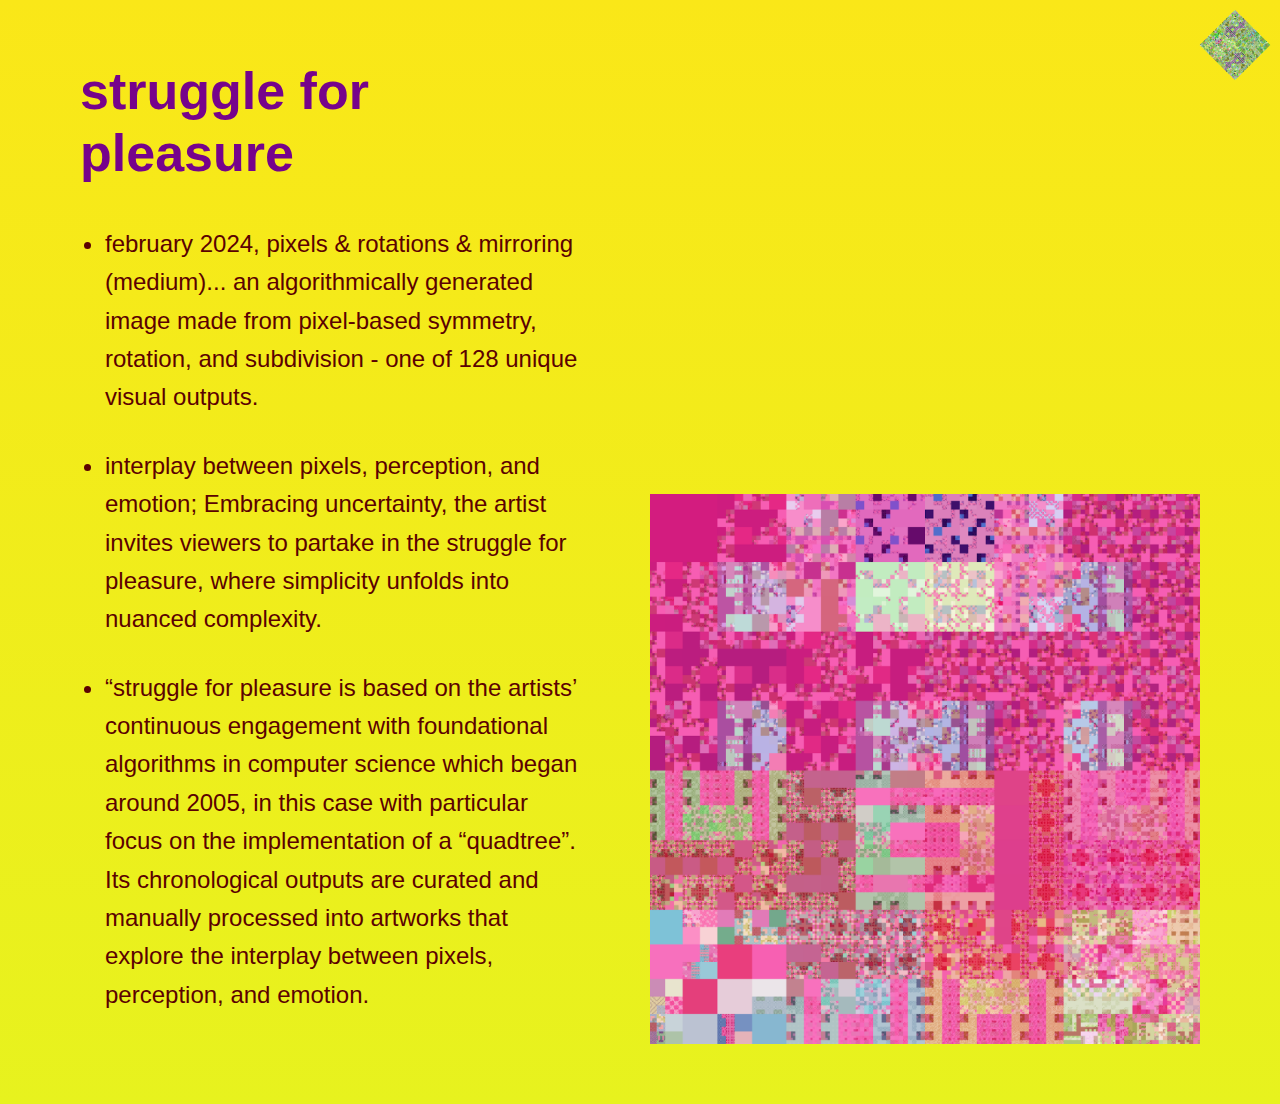
<file: fav 2.html>
<!DOCTYPE html>
<html lang="en">
<head>
    <meta charset="UTF-8">
    <meta name="viewport" content="width=device-width, initial-scale=1.0">
    <title>struggle for pleasure</title>
    <style>
        * {
            margin: 0;
            padding: 0;
            box-sizing: border-box;
        }

        body {
            background: linear-gradient(to bottom, #fae718 0%, #e7f21e 100%);
            min-height: 100vh;
            font-family: Arial, sans-serif;
            padding: 60px 80px;
            position: relative;
            display: flex;
            justify-content: center;
            align-items: center;
        }
         .nav-image {
            position: fixed;
            top: 20px;
            right: 20px;
            width: 50px;
            height: 50px;
            cursor: pointer;
            z-index: 1000;
            transition: all 0.3s ease;
        }
        
        .nav-image:hover {
            transform: scale(1.1);
            opacity: 0.8;
        }
        
        .nav-image img {
            width: 100%;
            height: 100%;
            object-fit: cover;
            border-radius: 0px;
            transform: rotate(45deg);
        }

        .decorative-element {
            position: absolute;
            top: 100px;
            right: 120px;
            width: 80px;
            height: 80px;
        }

        .decorative-element img {
            width: 100%;
            height: 100%;
            object-fit: contain;
            opacity: 0.9;
        }

        .content-container {
            display: flex;
            justify-content: space-between;
            align-items: flex-start;
            gap: 60px;
            max-width: 1600px;
            margin: 0 auto;
        }

        .text-section {
            flex: 1;
            max-width: 650px;
        }

        .title {
            font-size: 52px;
            font-weight: bold;
            color: #76038b;
            margin-bottom: 40px;
            line-height: 1.2;
        }

        .description {
            list-style-type: disc;
            padding-left: 25px;
            color: #5b0101;
        }

        .description li {
            font-size: 24px;
            line-height: 1.6;
            margin-bottom: 30px;
        }

        .description a {
            color: #7a0303;
            text-decoration: underline;
        }

        .image-section {
            flex: 0 0 auto;
            align-self: flex-end;
        }

        .image-link {
            display: block;
            transition: all 0.4s ease;
        }

        .image-link img {
            width: 550px;
            height: auto;
            display: block;
            transition: all 0.4s ease;
        }

        .image-link:hover {
            transform: scale(1.15);
        }

        .image-link:hover img {
            filter: drop-shadow(0 0 40px rgba(255, 255, 255, 0.9))
                    drop-shadow(0 0 80px rgba(255, 255, 255, 0.7))
                    drop-shadow(0 0 120px rgba(255, 255, 255, 0.5));
        }
         @media (max-width: 768px) {
            body {
                padding: 40px 20px;
                align-items: flex-start;
            }

            .content-container {
                flex-direction: column;
                align-items: center;
                gap: 40px;
            }

            .text-section {
                max-width: 100%;
                text-align: left;
            }

            .title {
                font-size: 36px;
                margin-bottom: 30px;
            }

            .description li {
                font-size: 18px;
                margin-bottom: 20px;
            }

            .image-section {
                align-self: center;
                width: 100%;
                display: flex;
                justify-content: center;
            }

            .image-link img {
                width: 100%;
                max-width: 400px;
            }

            .decorative-element {
                display: none;
            }

            .nav-image {
                width: 40px;
                height: 40px;
                top: 15px;
                right: 15px;
            }
        }
    </style>
</head>
<body>

    <div class="content-container">
        <div class="text-section">
            <h1 class="title">struggle for pleasure</h1>
            
            <ul class="description">
                <li>february 2024, pixels & rotations & mirroring (medium)...
an algorithmically generated image made from pixel-based symmetry, rotation, and subdivision - one of 128 unique visual outputs.
</a></li>
                
                <li>interplay between pixels, perception, and emotion; Embracing uncertainty, the artist invites viewers to partake in the struggle for pleasure, where simplicity unfolds into nuanced complexity. </li>
                
                <li>“struggle for pleasure is based on the artists’ continuous engagement with foundational algorithms in computer science which began around 2005, in this case with particular focus on the implementation of a “quadtree”. Its chronological outputs are curated and manually processed into artworks that explore the interplay between pixels, perception, and emotion.</li>
            </ul>
        </div>

        <div class="image-section">
            <a href="favorites.html" class="image-link" target="_blank">
                <img src="images/piiiink.png" alt="Blush Array II Artwork">
            </a>
        </div>
    </div>
       <a href="index.html" class="nav-image">
        <img src="images/green nav.jpg" alt="Navigation">
    </a>
</body>
</html>
</file>
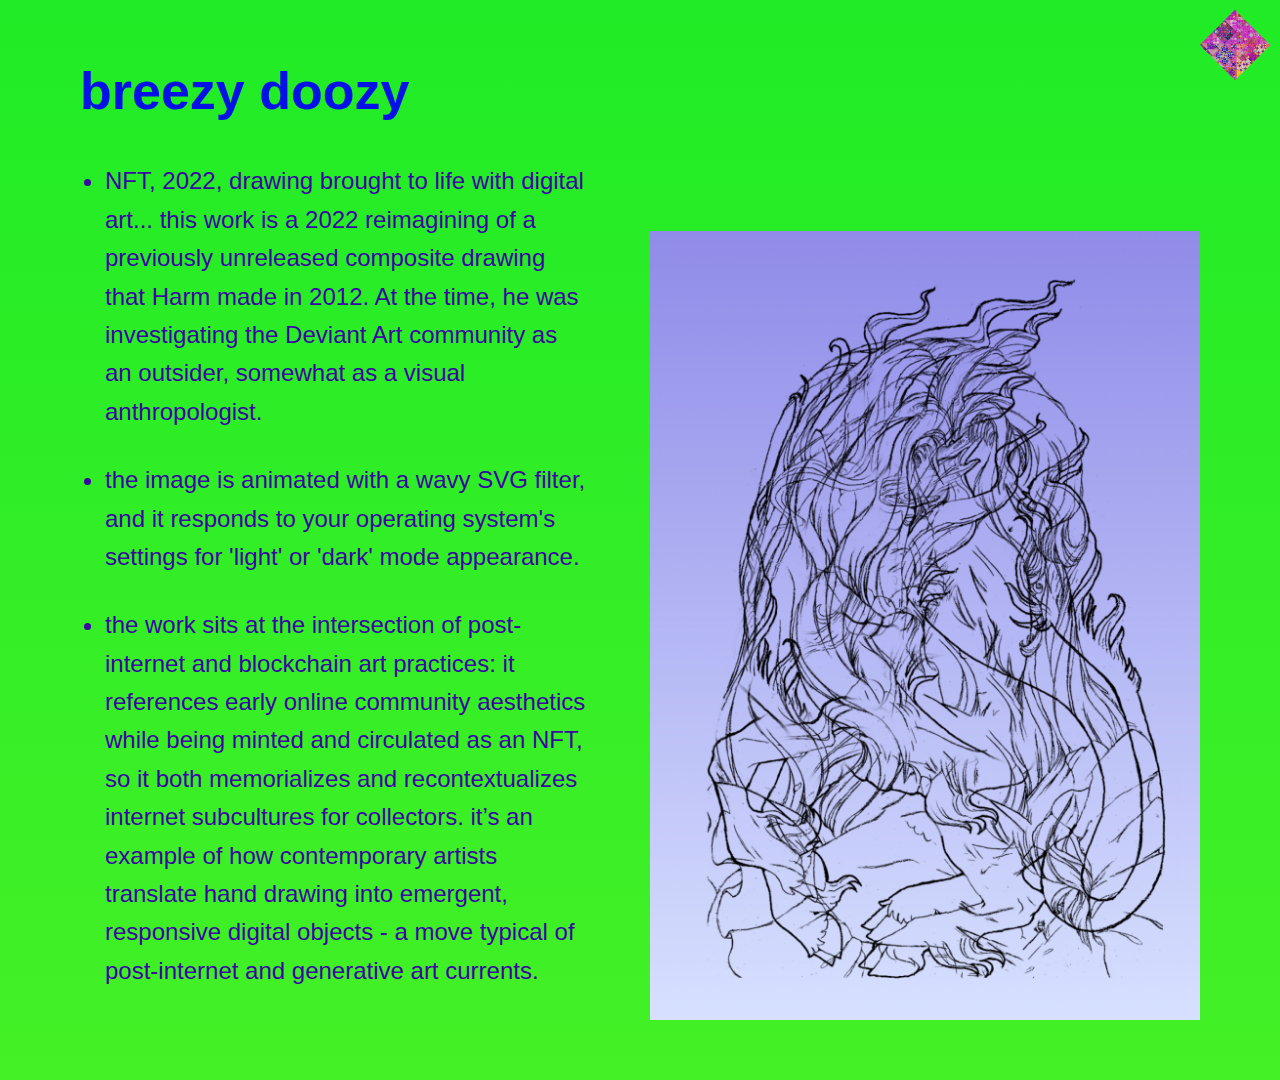
<file: fav 3.html>
<!DOCTYPE html>
<html lang="en">
<head>
    <meta charset="UTF-8">
    <meta name="viewport" content="width=device-width, initial-scale=1.0">
    <title>breezy doozy</title>
    <style>
        * {
            margin: 0;
            padding: 0;
            box-sizing: border-box;
        }

        body {
            background: linear-gradient(to bottom, #1fec26 0%, #44f026 100%);
            min-height: 100vh;
            font-family: Arial, sans-serif;
            padding: 60px 80px;
            position: relative;
            display: flex;
            justify-content: center;
            align-items: center;
        }
         .nav-image {
            position: fixed;
            top: 20px;
            right: 20px;
            width: 50px;
            height: 50px;
            cursor: pointer;
            z-index: 1000;
            transition: all 0.3s ease;
        }
        
        .nav-image:hover {
            transform: scale(1.1);
            opacity: 0.8;
        }
        
        .nav-image img {
            width: 100%;
            height: 100%;
            object-fit: cover;
            border-radius: 0px;
            transform: rotate(45deg);
        }

        .decorative-element {
            position: absolute;
            top: 100px;
            right: 120px;
            width: 80px;
            height: 80px;
        }

        .decorative-element img {
            width: 100%;
            height: 100%;
            object-fit: contain;
            opacity: 0.9;
        }

        .content-container {
            display: flex;
            justify-content: space-between;
            align-items: flex-start;
            gap: 60px;
            max-width: 1600px;
            margin: 0 auto;
        }

        .text-section {
            flex: 1;
            max-width: 650px;
        }

        .title {
            font-size: 52px;
            font-weight: bold;
            color: #0611e6;
            margin-bottom: 40px;
            line-height: 1.2;
        }

        .description {
            list-style-type: disc;
            padding-left: 25px;
            color: #3a05a3;
        }

        .description li {
            font-size: 24px;
            line-height: 1.6;
            margin-bottom: 30px;
        }

        .description a {
            color: #0e03a7;
            text-decoration: underline;
        }

        .image-section {
            flex: 0 0 auto;
            align-self: flex-end;
        }

        .image-link {
            display: block;
            transition: all 0.4s ease;
        }

        .image-link img {
            width: 550px;
            height: auto;
            display: block;
            transition: all 0.4s ease;
        }

        .image-link:hover {
            transform: scale(1.15);
        }

        .image-link:hover img {
            filter: drop-shadow(0 0 40px rgba(255, 255, 255, 0.9))
                    drop-shadow(0 0 80px rgba(255, 255, 255, 0.7))
                    drop-shadow(0 0 120px rgba(255, 255, 255, 0.5));
        }
         @media (max-width: 768px) {
            body {
                padding: 40px 20px;
                align-items: flex-start;
            }

            .content-container {
                flex-direction: column;
                align-items: center;
                gap: 40px;
            }

            .text-section {
                max-width: 100%;
                text-align: left;
            }

            .title {
                font-size: 36px;
                margin-bottom: 30px;
            }

            .description li {
                font-size: 18px;
                margin-bottom: 20px;
            }

            .image-section {
                align-self: center;
                width: 100%;
                display: flex;
                justify-content: center;
            }

            .image-link img {
                width: 100%;
                max-width: 400px;
            }

            .decorative-element {
                display: none;
            }

            .nav-image {
                width: 40px;
                height: 40px;
                top: 15px;
                right: 15px;
            }
        }
    </style>
</head>
<body>

    <div class="content-container">
        <div class="text-section">
            <h1 class="title">breezy doozy</h1>
            
            <ul class="description">
                <li>NFT, 2022, drawing brought to life with digital art...
this work is a 2022 reimagining of a previously unreleased composite drawing that Harm made in 2012. At the time, he was investigating the Deviant Art community as an outsider, somewhat as a visual anthropologist. 
</a></li>
                
                <li>the image is animated with a wavy SVG filter, and it responds to your operating system's settings for 'light' or 'dark' mode appearance.</li>
                
                <li>the work sits at the intersection of post-internet and blockchain art practices: it references early online community aesthetics while being minted and circulated as an NFT, so it both memorializes and recontextualizes internet subcultures for collectors. it’s an example of how contemporary artists translate hand drawing into emergent, responsive digital objects - a move typical of post-internet and generative art currents.
</li>
            </ul>
        </div>

        <div class="image-section">
            <a href="favorites.html" class="image-link" target="_blank">
                <img src="images/drawing.png">
            </a>
        </div>
    </div>
       <a href="index.html" class="nav-image">
        <img src="images/pink nav.webp" alt="Navigation">
    </a>
</body>
</html>
</file>
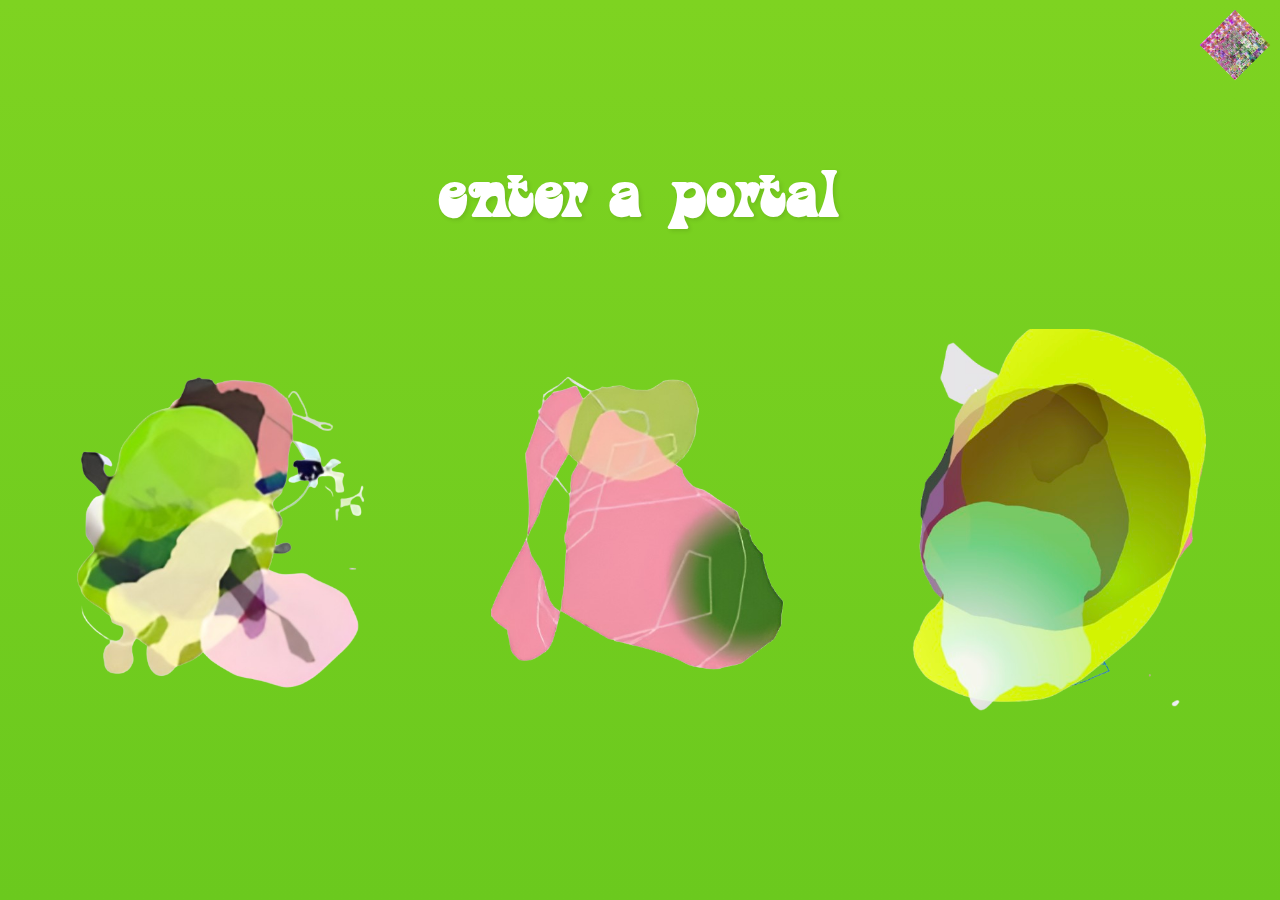
<file: favorites.html>
<!DOCTYPE html>
<html lang="en">
<head>
    <meta charset="UTF-8">
    <meta name="viewport" content="width=device-width, initial-scale=1.0">
    <title>my favorites</title>
    <style>
        * {
            margin: 0;
            padding: 0;
            box-sizing: border-box;
        }

        body {
            background: linear-gradient(to bottom, #7ED321 0%, #6BC91E 100%);
            min-height: 100vh;
            display: flex;
            flex-direction: column;
            align-items: center;
            justify-content: center;
            font-family: OpalGroove;
            padding: 40px;
        }

              @font-face {
    font-family: 'OpalGroove';
    src: url(fonts/OpalGroove.ttf) format('truetype');
    font-weight: normal;
    font-style: normal;
}
         .nav-image {
            position: fixed;
            top: 20px;
            right: 20px;
            width: 50px;
            height: 50px;
            cursor: pointer;
            z-index: 1000;
            transition: all 0.3s ease;
        }
        
        .nav-image:hover {
            transform: scale(1.1);
            opacity: 0.8;
        }
        
        .nav-image img {
            width: 100%;
            height: 100%;
            object-fit: cover;
            border-radius: 0px;
            transform: rotate(45deg);
        }

        .title {
            font-size: 64px;
            font-weight: bold;
            color: white;
            text-align: center;
            margin-bottom: 100px;
            text-shadow: 2px 2px 4px rgba(0, 0, 0, 0.1);
        }

        .image-container {
            display: flex;
            justify-content: center;
            align-items: center;
            gap: 120px;
            width: 100%;
            max-width: 1400px;
        }

        .image-link {
            display: block;
            transition: all 0.4s ease;
        }

        .image-link img {
            width: 300px;
            height: auto;
            display: block;
            transition: all 0.4s ease;
        }

        .image-link:hover {
            transform: scale(1.2);
        }

        .image-link:hover img {
            filter: drop-shadow(0 0 30px rgba(255, 255, 255, 0.8))
                    drop-shadow(0 0 60px rgba(255, 255, 255, 0.6))
                    drop-shadow(0 0 90px rgba(255, 255, 255, 0.4));
        }

        .decorative-element {
            position: absolute;
            top: 100px;
            right: 150px;
            width: 80px;
            height: 80px;
        }

        .decorative-element img {
            width: 100%;
            height: 100%;
            object-fit: contain;
            opacity: 0.8;
        }
    </style>
</head>
<body>
    <div class="title">enter a portal</div>

    <div class="image-container">
        <a href="fav 1.html" class="image-link" target="_blank">
            <img src="images/green beige.png" alt="Image 1">
        </a>
        
        <a href="fav 2.html" class="image-link" target="_blank">
            <img src="images/pink and green blob.png" alt="Image 2">
        </a>
        
        <a href="fav 3.html" class="image-link" target="_blank">
            <img src="images/neon green.png" alt="Image 3">
        </a>
    </div>
     <a href="index.html" class="nav-image">
        <img src="images/multi nav.jpg" alt="Navigation">
    </a>
</body>
</html>
</file>
<file: styles.css>
/* Ambient pink-orange gradient background */
body {
  background: linear-gradient(135deg, #ff6b9d 0%, #ffa07a 50%, #ff6b9d 100%);
  background-size: 200% 200%;
  animation: gradientShift 7s ease infinite;
  min-height: 100vh;
  margin: 0;
  padding: 0;
}

/* Animated gradient movement */
@keyframes gradientShift {
  0% {
    background-position: 0% 50%;
  }
  50% {
    background-position: 100% 50%;
  }
  100% {
    background-position: 0% 50%;
  }
}

/* Make ALL text grow and glow on hover */
* {
  transition: all 0.3s ease;
}

*:hover {
  transform: scale(1.1);
  text-shadow: 0 0 20px rgba(255, 107, 157, 0.8),
               0 0 40px rgba(255, 160, 122, 0.6),
               0 0 60px rgba(255, 107, 157, 0.4);
  cursor: pointer;
}

/* Prevent body and html from scaling */
body:hover,
html:hover {
  transform: none;
  text-shadow: none;
  cursor: default;
}

/* Optional: Smooth out the effect for containers */
div:hover,
section:hover,
article:hover,
header:hover,
footer:hover,
nav:hover {
  transform: none;
}
</file>
